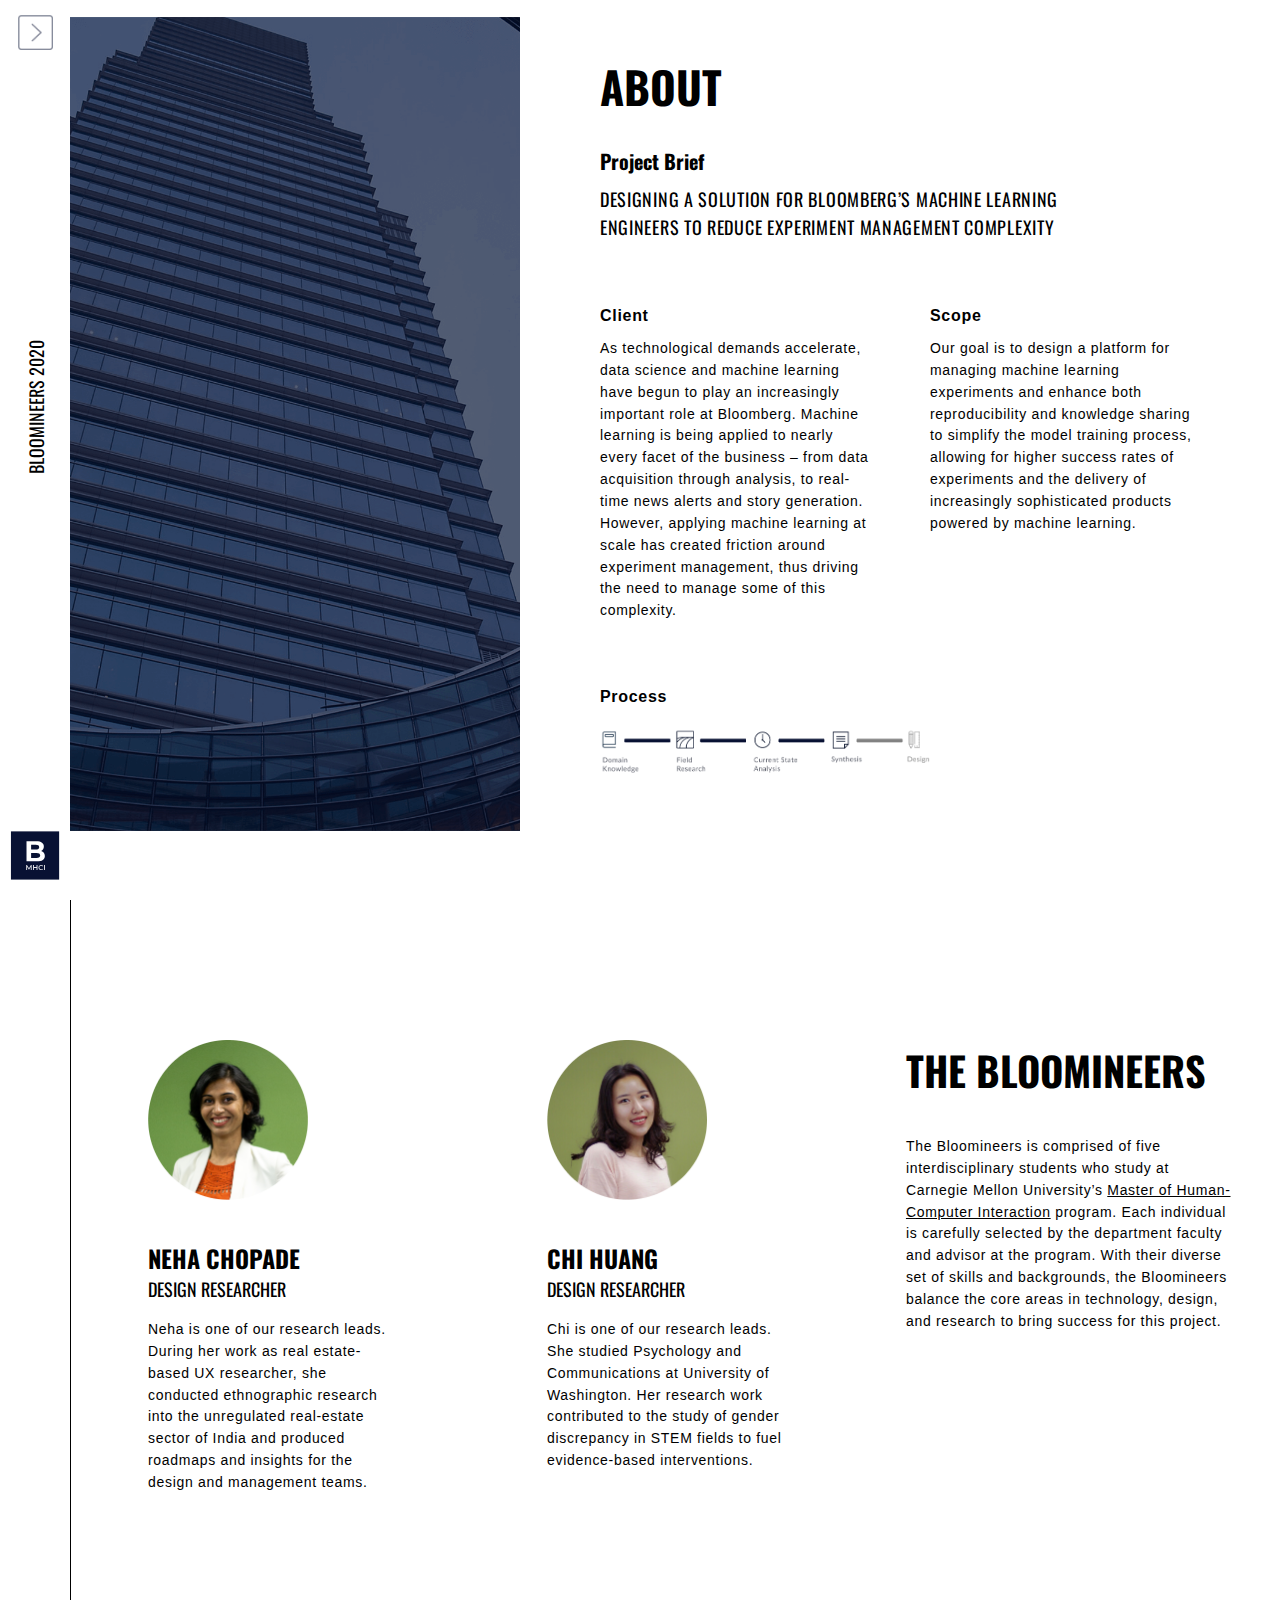
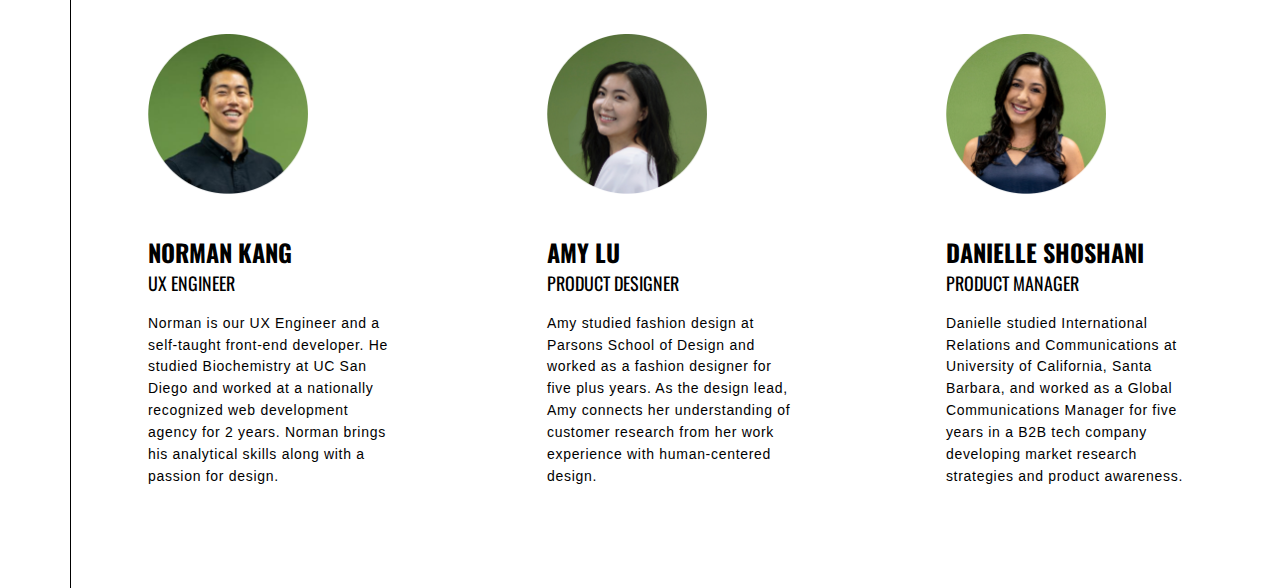
<file: about.html>
<html lang="en">
        <head>
          <meta charset="utf-8">
          <title>Bloomberg MHCI Project - About</title>
          <meta name="description" content="Bloomberg MHCI Project - About">
          <meta name="author" content="Norman">
          <meta name="viewport" content="width=device-width, initial-scale=1">
          <link rel="stylesheet" href="./about.css">
          <link href="https://fonts.googleapis.com/css2?family=Oswald:wght@400;500&display=swap" rel="stylesheet">
          
        </head>
        
        <body>
                <div id="nav-slide">
                        <a class="linky" href="./"><span class="nav-link-1">HOME</span></a>
                        <a class="linky" href="./about"><span class="nav-link-2"><b>ABOUT</b></span></a>
                    <a class="linky" href="./research"><span class="nav-link-2">RESEARCH</span></a>
                    <a class="linky" href="./design"><span class="nav-link-2">DESIGN</span></a>
                    <a class="linky" target="_blank" href="https://medium.com/bloombergmhci2020"><span class="nav-link-2 blog-1">BLOG</span></a>
                </div>
                <div class="nav-left">
                    <!-- <a href="./"><img class="logo" src="./images/logo.svg"></a> -->
                    <img id="arrow" class="arrow" onclick="combine()" src="./images/arrow.png">
                    <img id="arrowup" class="arrowup" onclick="combineMobile()" src="./images/arrow-up.png">
                    <span class="bloomineers">BLOOMINEERS 2020</span>
                    <a href="./"><img class="logo" src="./images/logo.svg"></a>
                </div>
            <div class="holder"> 


            
            <div class="about-top">
                    <div class="about-start">
                            
                    </div>
                    <div class="about-start-2">
                            <span class="about-header">ABOUT</span>
                            <span class="about-sub">Project Brief</span>
                            <span class="about-sub-2 switch-3">DESIGNING A SOLUTION FOR BLOOMBERG’S  MACHINE LEARNING<br>ENGINEERS TO REDUCE EXPERIMENT MANAGEMENT COMPLEXITY</span>
                            <span class="about-sub-2 switch-4">DESIGNING A SOLUTION FOR BLOOMBERG’S  MACHINE LEARNING ENGINEERS TO REDUCE EXPERIMENT MANAGEMENT COMPLEXITY</span>
                        <div class="about-flex m7">
                            <div class="about-split endy">
                                <span class="about-text-b">Client</span>
                                <span class="about-text">As technological demands accelerate, data science and machine learning have begun to play an increasingly important role at Bloomberg. Machine learning is being applied to nearly every facet of the business – from data acquisition through analysis, to real-time news alerts and story generation. However, applying machine learning at scale has created friction around experiment management, thus driving the need to manage some of this complexity.</span>
                            </div>
                            <div class="about-split">
                                    <span class="about-text-b">Scope</span>
                                    <span class="about-text">Our goal is to design a platform for managing machine learning experiments and enhance both reproducibility and knowledge sharing to simplify the model training process, allowing for higher success rates of experiments and the delivery of increasingly sophisticated products powered by machine learning.</span>
                                </div>
                        </div>
                        <span class="about-text-b mb2 m7">Process</span>
                        <img class="img1" src="./images/processtimeline.png">
                    </div>
            </div>
            

                <!-- <div class="about-start">
                    <span class="about-header">THE BLOOMINEERS</span>
                    <span class="about-text">The team is comprised of five interdisciplinary members who come from a diverse set of backgrounds and skills. The team is carefully selected by the department faculty and advisor at Carnegie Mellon University. Together, each with their unique set of skills, the Bloomineers balance the core areas in technology, design, and research to bring success for this project.</span>
            </div>

            <div class="individuals sm">
                <img class="profile-pic" src="./images/neha.png">
                <span class="prof-header">NEHA CHOPADE</span>
                <span class="prof-sub-header">DESIGN RESEARCHER</span>
                <span class="prof-text">Neha is one of our research leads. During her  work as real estate-based UX researcher, she conducted ethnographic research into the unregulated real-estate sector of India and produced roadmaps and insights for the design and management teams.</span>
            </div>
            <div class="individuals-2 sm">
                    <img class="profile-pic" src="./images/chi.png">
                    <span class="prof-header">CHI HUANG</span>
                    <span class="prof-sub-header">DESIGN RESEARCHER</span>
                    <span class="prof-text">Chi is one of our research leads. She studied Psychology and Communications at University of Washington. Her research work contributed to the study of gender discrepancy in STEM fields to fuel evidence-based interventions.</span>
                </div>
                <div class="individuals-2 sm">
                        <img class="profile-pic" src="./images/nk.png">
                        <span class="prof-header">NORMAN KANG</span>
                        <span class="prof-sub-header">UX ENGINEER</span>
                        <span class="prof-text">Norman is our UX Engineer and a self-taught front-end developer. He studied Biochemistry at UC San Diego and worked at a nationally recognized web development agency for 2 years. Norman brings his analytical skills along with a passion for design.</span>
                    </div>
                    <div class="individuals-2 sm">
                            <img class="profile-pic" src="./images/amy.png">
                            <span class="prof-header">AMY LU</span>
                            <span class="prof-sub-header">PRODUCT DESIGNER</span>
                            <span class="prof-text">Amy studied fashion design at Parsons School of Design and worked as a fashion designer for five plus years. As the design lead, Amy connects her understanding of customer research from her work experience with human-centered design.</span>
                        </div>
                        <div class="individuals-2 sm end">
                                <img class="profile-pic" src="./images/danielle.png">
                                <span class="prof-header">DANIELLE SHOSHANI</span>
                                <span class="prof-sub-header">PRODUCT MANAGER</span>
                                <span class="prof-text">Danielle studied International Relations and Communications at University of California, Santa Barbara, and worked as a Global Communications Manager for five years in a B2B tech company developing market research strategies and product awareness.</span>
                            </div>

            <div class="prof-holder">
                    <div class="individuals">
                        <img class="profile-pic" src="./images/neha.png">
                        <span class="prof-header">NEHA CHOPADE</span>
                        <span class="prof-sub-header">DESIGN RESEARCHER</span>
                        <span class="prof-text">Neha is one of our research leads. During her  work as real estate-based UX researcher, she conducted ethnographic research into the unregulated real-estate sector of India and produced roadmaps and insights for the design and management teams.</span>
                    </div>
                    <div class="individuals-2">
                            <img class="profile-pic" src="./images/chi.png">
                            <span class="prof-header">CHI HUANG</span>
                            <span class="prof-sub-header">DESIGN RESEARCHER</span>
                            <span class="prof-text">Chi is one of our research leads. She studied Psychology and Communications at University of Washington. Her research work contributed to the study of gender discrepancy in STEM fields to fuel evidence-based interventions.</span>
                        </div>
                        <div class="individuals-2">
                                <img class="profile-pic" src="./images/nk.png">
                                <span class="prof-header">NORMAN KANG</span>
                                <span class="prof-sub-header">UX ENGINEER</span>
                                <span class="prof-text">Norman is our UX Engineer and a self-taught front-end developer. He studied Biochemistry at UC San Diego and worked at a nationally recognized web development agency for 2 years. Norman brings his analytical skills along with a passion for design.</span>
                            </div>
                            <div class="individuals-2">
                                    <img class="profile-pic" src="./images/amy.png">
                                    <span class="prof-header">AMY LU</span>
                                    <span class="prof-sub-header">PRODUCT DESIGNER</span>
                                    <span class="prof-text">Amy studied fashion design at Parsons School of Design and worked as a fashion designer for five plus years. As the design lead, Amy connects her understanding of customer research from her work experience with human-centered design.</span>
                                </div>
                                <div class="individuals-2">
                                        <img class="profile-pic" src="./images/danielle.png">
                                        <span class="prof-header">DANIELLE SHOSHANI</span>
                                        <span class="prof-sub-header">PRODUCT MANAGER</span>
                                        <span class="prof-text">Danielle studied International Relations and Communications at University of California, Santa Barbara, and worked as a Global Communications Manager for five years in a B2B tech company developing market research strategies and product awareness.</span>
                                    </div>
                    </div> -->
                    <!-- <div class="footy"></div> -->
        </div>
        <div class="profile-div">
            <div class="profile-holder">
                <div class="individuals">
                        <img class="profile-pic" src="./images/neha.png">
                        <span class="prof-header">NEHA CHOPADE</span>
                        <span class="prof-sub-header">DESIGN RESEARCHER</span>
                        <span class="prof-text">Neha is one of our research leads. During her  work as real estate-based UX researcher, she conducted ethnographic research into the unregulated real-estate sector of India and produced roadmaps and insights for the design and management teams.</span>
                    </div>
            </div>
            <div class="profile-holder switch-2">
                    <div class="individuals-3">
                            <span class="about-header-2">THE BLOOMINEERS</span>
                            <span class="about-text">The Bloomineers is comprised of five interdisciplinary students who study at Carnegie Mellon University’s <a class="black" href="https://www.hcii.cmu.edu/academics/mhci" target="_blank">Master of Human-Computer Interaction</a> program. Each individual is carefully selected by the department faculty and advisor at the program. With their diverse set of skills and backgrounds, the Bloomineers balance the core areas in technology, design, and research to bring success for this project.</span>
                        </div>
        </div>
            <div class="profile-holder">
                    <div class="individuals-2">
                            <img class="profile-pic" src="./images/chi.png">
                            <span class="prof-header">CHI HUANG</span>
                            <span class="prof-sub-header">DESIGN RESEARCHER</span>
                            <span class="prof-text">Chi is one of our research leads. She studied Psychology and Communications at University of Washington. Her research work contributed to the study of gender discrepancy in STEM fields to fuel evidence-based interventions.</span>
                        </div>
            </div>
            <div class="profile-holder switch-1">
                        <div class="individuals-3">
                                <span class="about-header-2">THE BLOOMINEERS</span>
                                <span class="about-text">The Bloomineers is comprised of five interdisciplinary students who study at Carnegie Mellon University’s <a class="black" href="https://www.hcii.cmu.edu/academics/mhci" target="_blank">Master of Human-Computer Interaction</a> program. Each individual is carefully selected by the department faculty and advisor at the program. With their diverse set of skills and backgrounds, the Bloomineers balance the core areas in technology, design, and research to bring success for this project.</span>
                            </div>
            </div>
            <div class="profile-holder">
                        <div class="individuals-2">
                                <img class="profile-pic" src="./images/nk.png">
                                <span class="prof-header">NORMAN KANG</span>
                                <span class="prof-sub-header">UX ENGINEER</span>
                                <span class="prof-text">Norman is our UX Engineer and a self-taught front-end developer. He studied Biochemistry at UC San Diego and worked at a nationally recognized web development agency for 2 years. Norman brings his analytical skills along with a passion for design.</span>
                            </div>
            </div>
            <div class="profile-holder">
                            <div class="individuals-2">
                                    <img class="profile-pic" src="./images/amy.png">
                                    <span class="prof-header">AMY LU</span>
                                    <span class="prof-sub-header">PRODUCT DESIGNER</span>
                                    <span class="prof-text">Amy studied fashion design at Parsons School of Design and worked as a fashion designer for five plus years. As the design lead, Amy connects her understanding of customer research from her work experience with human-centered design.</span>
                                </div>
            </div>
            <div class="profile-holder">
                                <div class="individuals-2">
                                        <img class="profile-pic" src="./images/danielle.png">
                                        <span class="prof-header">DANIELLE SHOSHANI</span>
                                        <span class="prof-sub-header">PRODUCT MANAGER</span>
                                        <span class="prof-text">Danielle studied International Relations and Communications at University of California, Santa Barbara, and worked as a Global Communications Manager for five years in a B2B tech company developing market research strategies and product awareness.</span>
                                    </div>
            </div>
        </div>
    
            <script src="./scripts.js"></script>
        </body>
        </html>
</file>
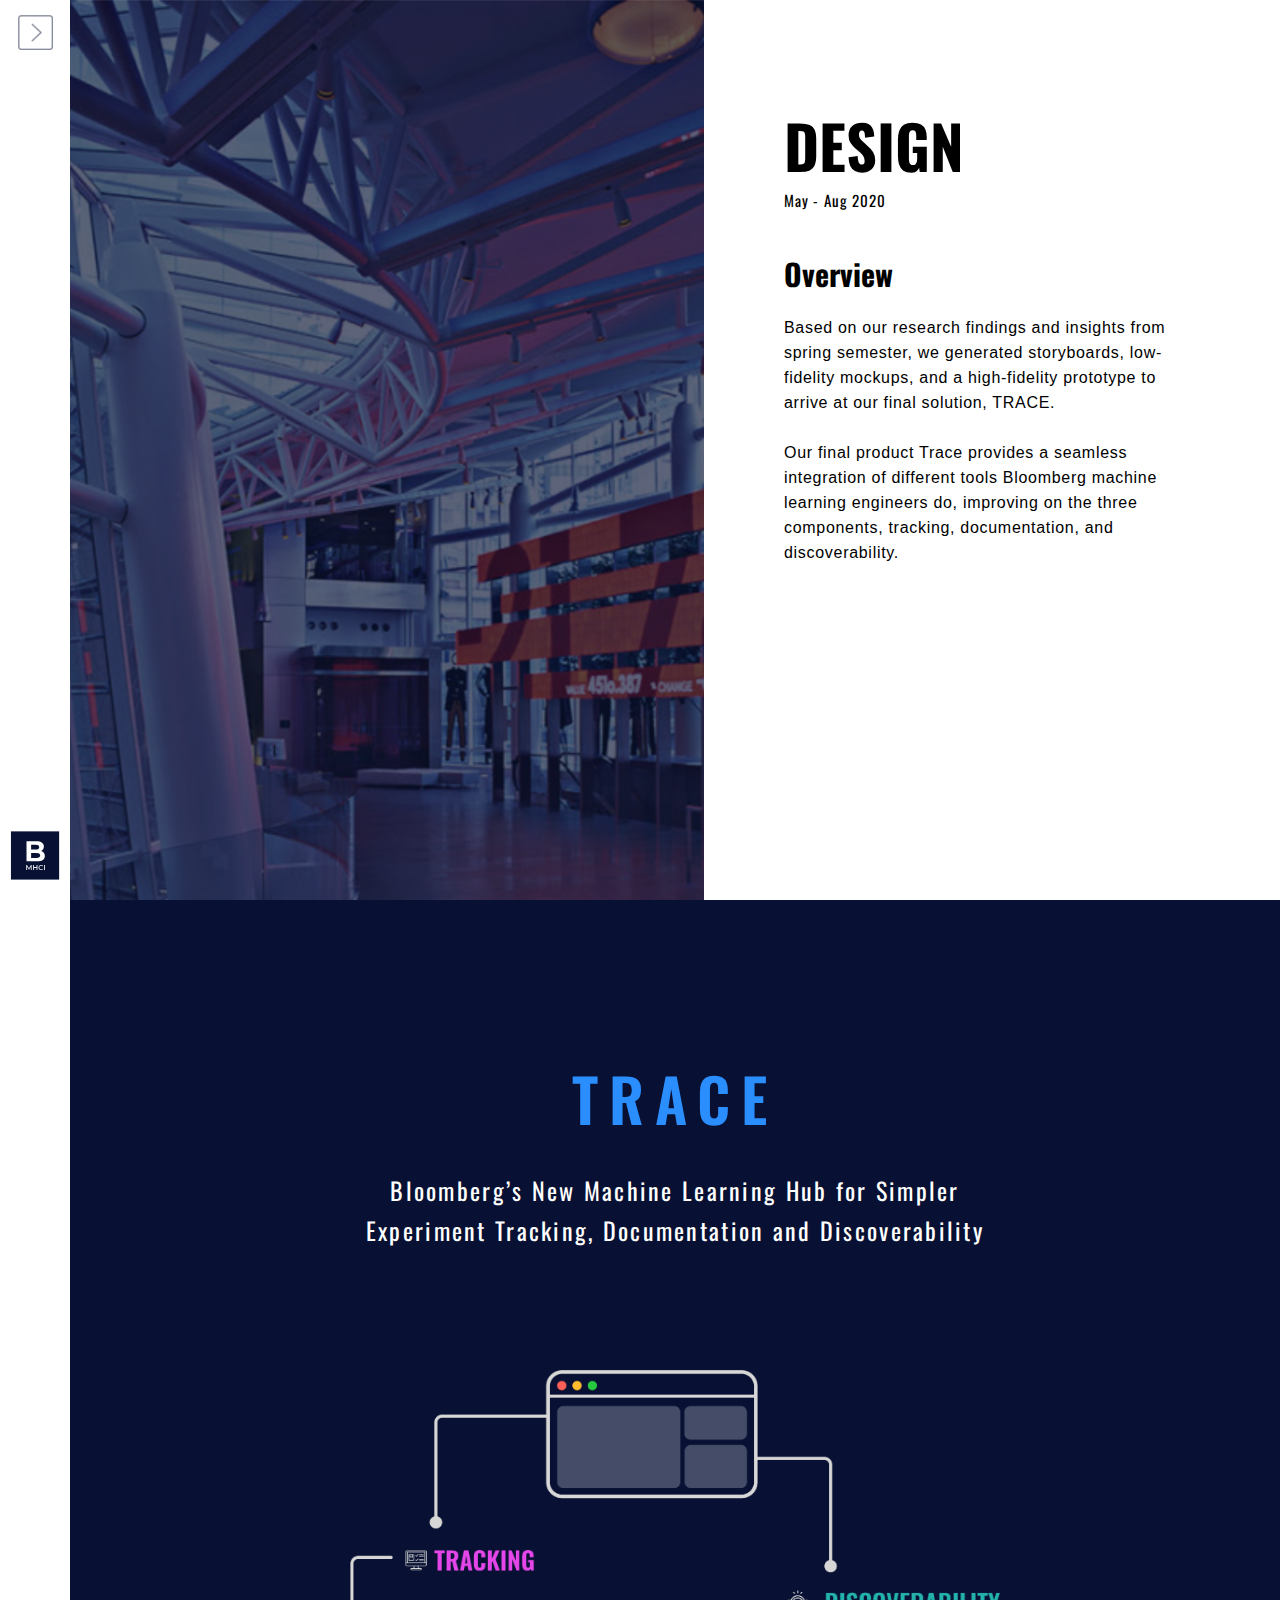
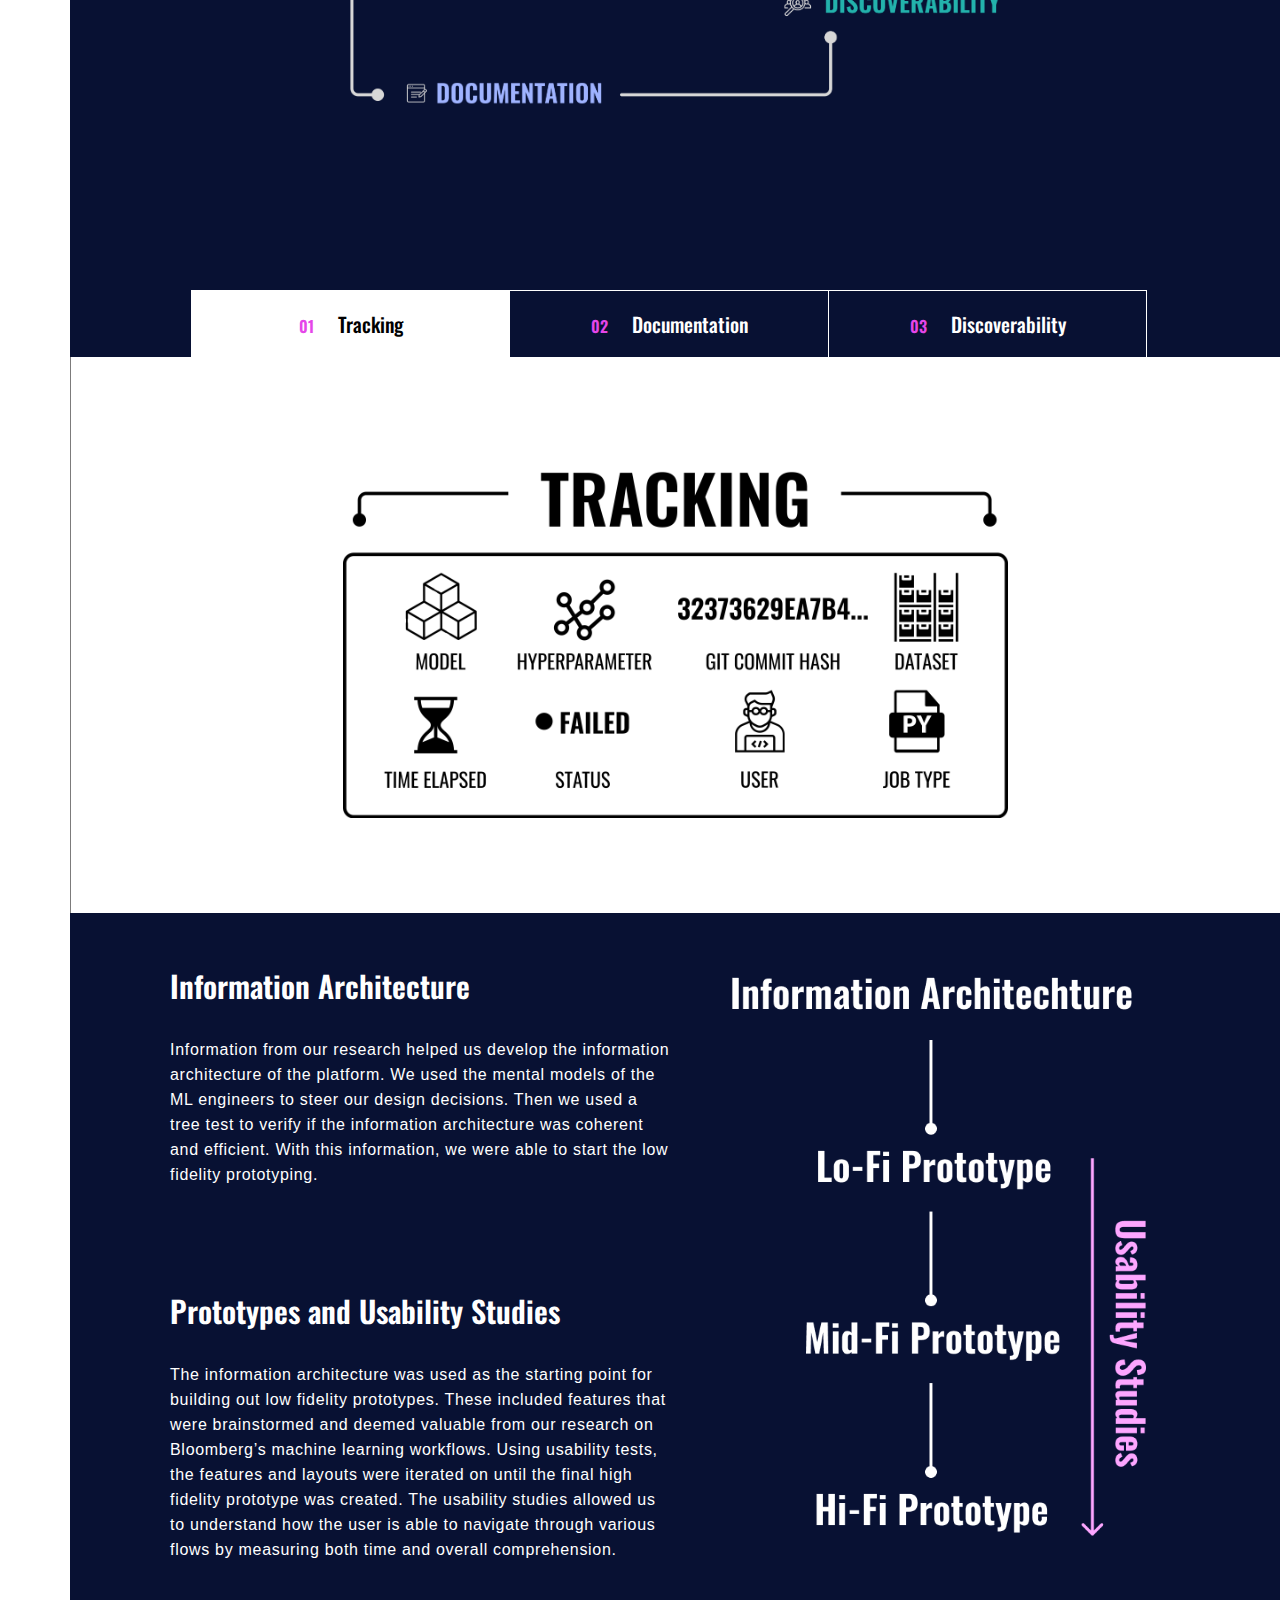
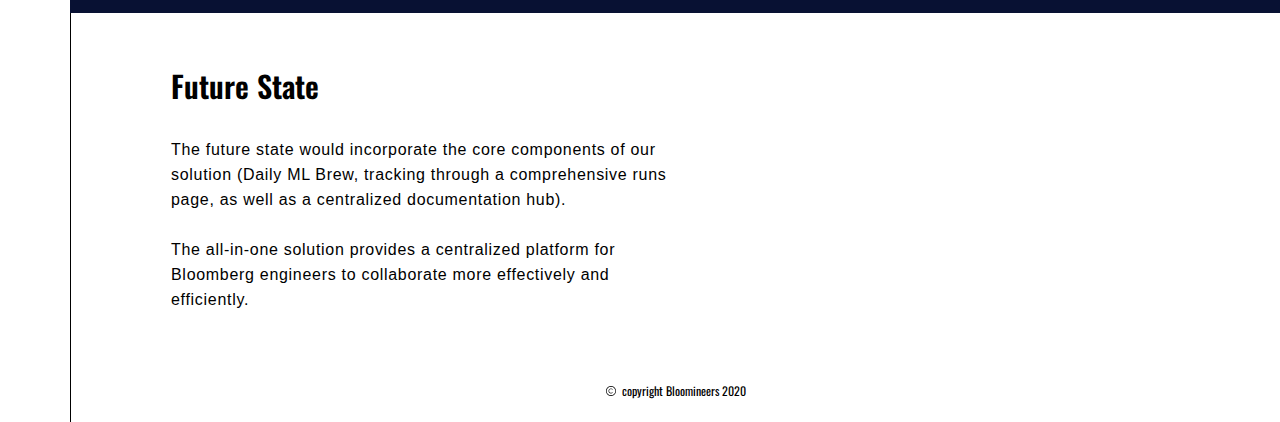
<file: design.html>
<html lang="en">
        <head>
          <meta charset="utf-8">
          <title>Bloomberg MHCI Project - Design</title>
          <meta name="description" content="Bloomberg MHCI Project - Design">
          <meta name="author" content="Norman">
          <meta name="viewport" content="width=device-width, initial-scale=1">
          <link rel="stylesheet" href="./design.css">
          <link href="https://fonts.googleapis.com/css2?family=Oswald:wght@400;500&display=swap" rel="stylesheet">
        </head>
        
        <body>
            <div class="holder"> 
                <div id="nav-slide">
                    <a class="linky" href="./"><span class="nav-link-1">HOME</span></a>
                    <a class="linky" href="./about"><span class="nav-link-2">ABOUT</span></a>
                    <a class="linky" href="./research"><span class="nav-link-2">RESEARCH</span></a>
                    <a class="linky" href="./design"><span class="nav-link-2"><b>DESIGN</b></span></a>
                    <a class="linky" target="_blank" href="https://medium.com/bloombergmhci2020"><span class="nav-link-2 blog-1">BLOG</span></a>
                </div>
                <div class="nav-left">
                    <!-- <a href="./"><img class="logo" src="./images/logo.svg"></a> -->
                    <img id="arrow" class="arrow" onclick="combine()" src="./images/arrow.png">
                    <img id="arrowup" class="arrowup" onclick="combineMobile()" src="./images/arrow-up.png">
                    <a href="./"><img class="logo" src="./images/logo.svg"></a>
                </div>
                <div class="des-start">
                </div>
                <div class="des-start2">
                    <span class="des-header">DESIGN</span>
                    
                    <span class="dates">May - Aug 2020</span>
                    <span class="des-subheader2">Overview</span>
                    <div class="des-text-div">
                        <span class="des-text">
                            Based on our research findings and insights from spring semester, we generated storyboards, low-fidelity mockups, and a high-fidelity prototype to arrive at our final solution, TRACE.<br/><br/>Our final product Trace provides a seamless integration of different tools Bloomberg machine learning engineers do, improving on the three components, tracking, documentation, and discoverability. 
                        </span>
                    </div>
                </div>
        </div>
        <div class="holder-r">
        <div class="research-1">
        </div>
        <div class="colorblue">
<p class="trace">TRACE</p>
<p class="trace-2">Bloomberg’s New Machine Learning Hub for Simpler Experiment Tracking, Documentation and Discoverability</p>
<img class="trace-img" src="./images/trace-dark.png" />
        </div>
        <div id="domain" class="research-2">
            <div class="hider">
            <div class="tab-bar">
                <button class="sub-tab tablink active" onclick="openCity(event,'London')"><span class="tab-text">01</span><span class="tab-text-2">Tracking</span></button>
                <button class="sub-tab shift-tab tablink" onclick="openCity(event,'Paris')"><span class="tab-text">02</span><span class="tab-text-2">Documentation</span></button>
                <button class="sub-tab shift-tab tablink" onclick="openCity(event,'Tokyo')"><span class="tab-text">03</span><span class="tab-text-2">Discoverability</span></button>
              </div>
            <div class="tab-box tabby" id="London">
                    <img src="./images/finaltracking.png" class="trace-img-2" />
              </div>
              
              <div class="tab-box tabby" id="Paris" style="display:none">
                <img src="./images/finaldoc.png" class="trace-img-2" />
              </div>
              
              <div class="tab-box tabby" id="Tokyo" style="display:none">
                <img src="./images/finaldis.png" class="trace-img-2" />
              </div>
        </div>
    </div>
    




    <div class="blank-bar research-1">
        <div class="sub-r-1">
                <span class="sub-r-header-4 header-change white">Information Architecture</span>
                <span class="sub-r-text header-change white">Information from our research helped us develop the information architecture of the platform. We used the mental models of the ML engineers to steer our design decisions. Then we used a tree test to verify if the information architecture was coherent and efficient. With this information, we were able to start the low fidelity prototyping.</span>
                <span class="sub-r-header-4 header-change white">Prototypes and Usability Studies</span>
                <span class="sub-r-text header-change white">The information architecture was used as the starting point for building out low fidelity prototypes. These included features that were brainstormed and deemed valuable from our research on Bloomberg’s machine learning workflows. Using usability tests, the features and layouts were iterated on until the final high fidelity prototype was created. The usability studies allowed us to understand how the user is able to navigate through various flows by measuring both time and overall comprehension.</span>
        </div>
        <div class="sub-r-2">
                <img class="quotey" src="./images/usability.png">
                <!-- <span class="quote">&nbsp&nbspBut the fact that some geniuses were laughed at does&nbsp&nbsp <br> &nbsp&nbspnot imply that all who are laughed at are geniuses.&nbsp&nbsp</span> -->
            </div>
        
    </div>
        <div class="blank-bar-1">
            <span class="sub-r-header-4 header-change">Future State</span>
            <span class="sub-r-text header-change">The future state would incorporate the core components of our solution (Daily ML Brew, tracking through a comprehensive runs page, as well as a centralized documentation hub).<br/><br/>The all-in-one solution provides a centralized platform for Bloomberg engineers to collaborate more effectively and efficiently.
                </span>
        </div>
        <div class="footer">
            <img class="copyright" src="./images/copyright.svg"><span class="footer-text">copyright Bloomineers 2020</span>
        </div>
    </div>
    
            <script src="./design-script.js"></script>
        </body>
        </html>
</file>
<file: about.css>
body {
    margin: 0; 
    overflow-y:scroll;
    height: 100%;
    /* background-color:black; */
 }
 .nav-left {
     width: 70px;
     min-width: 70px;
     height:100%;
     z-index: 2;
     background-color: white;
     position: fixed;
 }
 #nav-slide {
     width: 0;
     height:100%;
     position: fixed;
     background-color: white;
     top: 0; /* Stay at the top */
     left: 0;
     z-index: 2;
     overflow-x: hidden;
     transition: 0.5s;
     opacity: 0.97;
 }
 .nav-link-1 {
     margin-left: 116px;
     margin-top: 33px;
     display: block;
     font-family: 'Oswald', sans-serif;
     font-size:28px;
 }
 .nav-link-2 {
     margin-left: 116px;
     margin-top: 25px;
     display: block;
     font-family: 'Oswald', sans-serif;
     font-size:28px;
 }
 .arrow {
    width: 35px;
    margin: 0 auto;
    display: block;
    transform: rotate(180deg);
    transition: 0.5s;
    margin-top: 15px;
    margin-left: 17.5px;
}
.arrowup {
    display: none;
}
.logo {
    width:50px;
    /* margin-left:10px;
    margin-top:15px; */
    margin-top:15px;
    position: fixed;
    margin-left: 10px;
    bottom: 20px;
}
 .main-slot {
     background-color: blue;
     width: 45%;
     margin-left: 70px;
 }
 .sub-slot {
     background-color: #C2ADDC;
     width: 19%;
     min-width: 280px;
     height: 100%;
 }
 
 .sub-slot2 {
     background-color: #05867D;
     width: 19%;
     min-width: 280px;
     height: 100%;
 }
 .sub-slot3 {
     background-color: #081133;
     width: 19%;
     min-width: 280px;
     height: 100%;
 }
 .holder {
     display: flex;
     height: 100%;
 }
 
 /* HEADERS */
 
 .header-1 {
     font-family: 'Oswald', sans-serif;
     color: white;
     font-weight: 500;
     font-size: 55px;
     margin-left: 70px;
     display: block;
     margin-top: 38vh;
     position: relative;
 }
 .subheader-1 {
     font-family: 'Oswald', sans-serif;    
     color: white;
     display: block;
     margin-left: 70px;
     width:330px;
     font-size:28px;
 }
 
 /* BUTTONS */
 .abt-button {
     border:1px solid white;
     background-color: transparent;
     color:white;
     font-size: 18px;
     font-family: 'Oswald', sans-serif;  
     padding-left:50px;
     padding-right:50px;
     padding-top:14px;
     padding-bottom:14px;
     margin-top:39px;
     margin-left:70px;
 }
 
 .link1 {
     text-decoration: none;
     color: black;
 }
 .link2 {
     text-decoration: none;
     color: white;
 }
 
 /* SLOTS */
 
 .sub-slot-header {
     margin-left:19px;
     font-family: 'Oswald', sans-serif;
     font-weight: 600;
     font-size:36px;
     display: block;
     padding-top:72vh;
     transition: padding-top ease 0.5s;
     pointer-events: none;
 }
 .sub-slot-sub-header {
     font-family: 'Oswald', sans-serif;
     margin-left:19px;
     font-size:28px;
     display: block;
     pointer-events: none;
 }
 .sub-slot-2-header {
     margin-left:19px;
     font-family: 'Oswald', sans-serif;
     font-weight: 600;
     font-size:36px;
     display: block;
     padding-top:6vh;
     transition: padding-top ease 0.5s;
     color:white;
 }
 .sub-slot-2-sub-header {
     font-family: 'Oswald', sans-serif;
     margin-left:19px;
     font-size:28px;
     display: block;
     color:white;
     pointer-events: none;
 }
 .sub-slot-3-header {
     margin-left:19px;
     font-family: 'Oswald', sans-serif;
     font-weight: 600;
     font-size:36px;
     display: block;
     padding-top:72vh;
     transition: padding-top ease 0.5s;
     pointer-events: none;
     color:white;
 }
 .sub-slot-3-sub-header {
     font-family: 'Oswald', sans-serif;
     margin-left:19px;
     font-size:28px;
     display: block;
     color:white;
     pointer-events: none;
 }
 .linky {
    text-decoration: none;
    color: black;
 }
 
 /* 1024 786 */
 
 /* On screens that are 992px or less, set the background color to blue */
 @media screen and (max-width: 1200px) {
 /* HEADERS */
 
 .header-1 {
     font-family: 'Oswald', sans-serif;
     color: white;
     font-size: 45px;
     margin-left: 40px;
     margin-top: 38vh;
 }
 .subheader-1 {
     font-family: 'Oswald', sans-serif;    
     color: white;
     margin-left: 40px;
     width:330px;
     font-size:24px;
 }
 
 /* BUTTONS */
 .abt-button {
     border:1px solid white;
     background-color: transparent;
     color:white;
     font-size: 18px;
     font-family: 'Oswald', sans-serif;  
     margin-top:39px;
     margin-left:40px;
 }
 .main-slot {
     min-width: 390px;
 }
   }


 
   @media screen and (max-width: 600px) {
     .nav-left {
         width: 100%;
         height: 65px;
         position: fixed;
     }
     .arrow {
         display: none;
     }
     .arrowup {
        width: 35px;
        margin: 0 auto;
        display: block;
        transform: rotate(180deg);
        transition: 0.5s;
        margin-top: 15px;
        float: right;
        margin-right: 10px;
}
.logo {
    width: 50px;
    margin-left: 10px;
    margin-top: 7.5px;
    margin-right: 10px;
    position: inherit;
}
     #nav-slide {
         width:100%;
         height:0;
         margin-top:65px;
     }
     .holder {
         flex-direction: column;
     }
     .main-slot {
         width:100%;
         margin-left: 0px;
     }
     .header-1 {
         font-size:55px;
         margin-top:250px;
     }
     .subheader-1 {
         font-size:28px;
     }
     .abt-button {
         margin-bottom: 140px
     }
     .sub-slot, .sub-slot2, .sub-slot3 {
         width:100%;
     }
     .sub-slot-header {
         padding-top: 50px;
     }
     .sub-slot-sub-header {
         padding-bottom:35px;
     }
     .sub-slot-2-header {
         padding-top: 50px;
     }
     .sub-slot-2-sub-header {
         padding-bottom:35px;
     }
     .sub-slot-3-header {
         padding-top: 50px;
     }
     .sub-slot-3-sub-header {
         padding-bottom:35px;
     }
     .nav-link-1 {
         margin-left:34px;
     }
     .nav-link-2 {
         margin-left:34px;
     }
     .blog-1 {
         margin-bottom: 42px;
     }
   }
 
 
 /* about PAGE */
 
 .about-top {
     height: 100vh;
     display: flex;
     width: 100%;
     margin-left: 70px;
 }
 .switch-2 {
     display: none;
 }

 .black {
     color: black;
 }
.profile-div {
    margin-left: 70px;
    /* width: calc(100% - 70px); */
    display: flex;
    flex-wrap: wrap;
    border-left: 1px solid black;
    padding-bottom: 100px;
}
.profile-holder {
    width: 33%;
}
.about-start {
    width: 450px;
    height: 100%;
    background-image: url(./images/home-splash.png);
    min-width: 450px;
    background-repeat: no-repeat;
    background-position: 40% 20%;
    background-size: 310%;
}
.about-start-2 {
    width: 100%;
    padding-left: 80px;
    padding-right: 80px;
    padding-top: 6vh;
}
.about-header {
    color: black;
    font-size: 44px;
    font-weight: 700;
    font-family: 'Oswald', sans-serif;  
    display: block;
    margin: 0 auto;
}
.about-header-2 {
    color: black;
    font-size: 40px;
    font-weight: 700;
    font-family: 'Oswald', sans-serif;  
    display: block;
    margin: 0 auto;
    margin-bottom: 4vh;
}
.about-sub {
    color: black;
    font-size: 20px;
    font-weight: 700;
    font-family: 'Oswald', sans-serif; 
    margin-top: 3vh;
    display: block;
}
.about-sub-2 {
    font-family: 'Oswald', sans-serif; 
    color: black;
    font-size: 18px;
    line-height: 156%;
    letter-spacing: 0.7;
    margin-top: 1vh;
    display: block;
}
.about-flex {
    display: flex;
    justify-content: space-between;
}
.about-split {
    width: 45%;
}
.about-text {
    color: black;
    font-size: 14px;
    font-family: 'Lato', sans-serif;  
    line-height: 156%;
    letter-spacing: 0.7;
    display: block;
    margin: 0 auto;
    margin-top: 1vh;
}
.about-text-b {
    color: black;
    font-size: 16px;
    font-weight: bold;
    font-family: 'Lato', sans-serif;  
    line-height: 156%;
    letter-spacing: 0.7;
    display: block;
    margin: 0 auto;
}
.m7 {
    margin-top: 7vh;    
}
.mb2 {
    margin-bottom: 2vh;
}
.img1 {
    width: 55%;
}
.individuals {
    width: 245px;
    margin-left: auto;
    margin-right: auto;
    margin-top: 140px;
}
.individuals-2 {
    width: 245px;
    margin-left: auto;
    margin-right: auto;
    margin-top: 140px;
}
.individuals-3 {
    width: 325px;
    margin-left: auto;
    margin-right: auto;
    margin-top: 140px;
}
.profile-pic {
    width:160px;
    margin-bottom: 40px;
}
.prof-header {
    display: block;
    font-weight: 700;
    font-family: 'Oswald', sans-serif;  
    font-size:24px;

}
.prof-sub-header {
    font-family: 'Oswald', sans-serif;  
    display: block;
    font-size: 18px;
    margin-bottom: 17px;
}
.prof-text {
    font-size: 14px;
    font-family: 'Lato', sans-serif;
    line-height: 156%;
    letter-spacing: 0.7;
    min-width: 245px;
    display: block;
}
.prof-holder {
    display: none;
}
.nav-left {

}
.end  {
    padding-right: 40px;
}
#nav-slide {
    border-right: 1px solid #7C7B7B;
}
.bloomineers {
    font-family: 'Oswald', sans-serif;
    font-size: 18px;
    transform: rotate(270deg);
    display: block;
    width: 137px;
    margin-top: 38vh;
    margin-left: -33px;
}
.switch-4 {
    display: none;
}
@media screen and (max-width: 1270px) {
    .m7 {
        margin-top:6vh;
    }
}
@media screen and (max-width: 1220px) {
    .m7 {
        margin-top: 4vh;
    }
}
@media screen and (max-width: 1190px) {
    .holder {
        display: block;
        height: auto;
    }
    .about-top {
        display: block;
        height: auto;
    }
    .about-start {
    background-image: url(./images/home-splash.png);
    background-repeat: no-repeat;
    background-position: 50% 0%;
    background-size: 120%;
    width: auto;
    height: 300px;
    }
    .about-start-2 {
        width: auto;
        border-left:1px solid black;
    }
    .about-top {
        width:auto;
    }
}

@media screen and (max-width: 1110px) {
    .profile-holder {
        width: 50%;
    }
    .switch-1 {
        display: none;
    }
    .switch-2 {
        display: flex;
        align-items: center;
    }
}

@media screen and (max-width: 975px) {
    /* .about-start {
     width: 100%;
     height: auto;
     margin-left: 0px;
    }
    .holder {
        display: block;
    }
    .about-header {
        margin-top:0px;
        padding-top: 80px;
        padding-left: 70px;
    }
    .about-text {
        padding-left: 70px;
        width: 70%;
        padding-bottom: 50px;
    }
    .sm {
        display: none;
    }
    .prof-holder {
        display: flex;
        flex-wrap: wrap;
        margin-left: 70px;
        border-left: 1px solid #7C7B7B; 
        justify-content: space-around;
    }
    .individuals {
        margin-top: 70px;
        margin-left: 40px;
        margin-right: 40px;
    }
    .individuals-2 {
        margin-top: 70px;
        margin-right: 40px;
        margin-left: 40px;
    }
    .footy {
        width: 20px;
        display: block;
        height: 80px;
        border-left: 1px solid #7C7B7B;
        margin-left: 70px;
    } */
}
@media screen and (max-width: 800px) {
    .img1 {
        width:100%;
    }
    .switch-4 {
        display: block;
    }
    .switch-3 {
        display: none;
    }
    .profile-holder {
        width: 100%;
    }
}
@media screen and (max-width: 600px) {
    .bloomineers {
        display: none;
    }
    #nav-slide {
        border-right: none;
        border-bottom: 1px solid #7C7B7B;
    }
    .nav-left {
        border-right: none;

    }
    .about-start {
        min-width: 0px;
        margin-left: 0;
    }
    .about-top {
        margin-left: 0;
    }
    .about-start-2 {
        padding-left: 40px;
        padding-right: 40px;
        border-left: none;
    }
    .profile-div {
        margin-left: 0;
        border-left: none;
    }
}

@media screen and (max-width: 500px) {
    .about-flex {
        display: block;
    }
    .about-split {
        width: 100%;
    }
    .endy {
        margin-bottom: 40px;
    }
    .about-start {
        background-size: 310%;
    }
    .individuals-3, .individuals, .individuals-2 {
        margin-top: 90px;
    }
}
</file>
<file: design.css>
body {
    margin: 0; 
    overflow-y:scroll;
    height: 100%;
    /* background-color:black; */
 }
 .nav-left {
     width: 70px;
     min-width: 70px;
     height:100%;
     z-index: 2;
     background-color: white;
     position: fixed;
 }
 #nav-slide {
     width: 0;
     height:100%;
     position: fixed;
     background-color: white;
     top: 0; /* Stay at the top */
     left: 0;
     z-index: 2;
     overflow-x: hidden;
     transition: 0.5s;
     opacity: 0.97;
 }
 .nav-link-1 {
     margin-left: 116px;
     margin-top: 33px;
     display: block;
     font-family: 'Oswald', sans-serif;
     font-size:28px;
 }
 .nav-link-2 {
     margin-left: 116px;
     margin-top: 25px;
     display: block;
     font-family: 'Oswald', sans-serif;
     font-size:28px;
 }
 .arrow {
    width: 35px;
    margin: 0 auto;
    display: block;
    transform: rotate(180deg);
    transition: 0.5s;
    margin-top: 15px;
    margin-left: 17.5px;
    cursor: pointer;
}
.arrowup {
    display: none;
}
.logo {
    width:50px;
    /* margin-left:10px;
    margin-top:15px; */
    margin-top:15px;
    position: fixed;
    margin-left: 10px;
    bottom: 20px;
}
 .holder {
     display: flex;
     height: 100%;
 }
 .link1 {
     text-decoration: none;
     color: black;
 }
 .link2 {
     text-decoration: none;
     color: white;
 }
 .linky {
    text-decoration: none;
    color: black;
 }
 .des-start {
     width:55%;
     background-image: url("./images/design-splash2.svg");
    background-repeat: none;
    }
 .des-start2 {
     width:45%;
     
 }
 .des-header {
    font-family: 'Oswald', sans-serif;
    font-weight: 700;
    font-size:60px;
    margin-top: 100px;
    display: block;
    margin-left: 80px;
 }
.des-subheader {
    display: block;
    margin-left: 80px;
    margin-right: 80px;
    margin-top: 10px;
    font-family: 'Lato', sans-serif;
    font-size: 30px;
    line-height: 128%;
    font-weight: 300;
}
.des-subheader2 {
    font-family: 'Oswald', sans-serif;
    font-weight: 700;
    font-size:30px;
    margin-left: 80px;
    margin-top: 40px;
    display: block;
    margin-bottom: 20px;
}
.des-text {
    font-family: 'Lato', sans-serif;
    font-size: 16px;
    line-height: 156%;
    letter-spacing: 0.7;
    display: block;
}
.des-text-div {
    margin-left: 80px;
    margin-right: 80px;
}
.bloomineers {
    font-family: 'Oswald', sans-serif;
    font-size: 18px;
    transform: rotate(270deg);
    display: block;
    width: 137px;
    margin-top: 38vh;
    margin-left: -33px;
}
.dates {
    font-family: 'Oswald', sans-serif; 
    font-weight: 400;
    font-size: 15px;
    color:black;
    margin-left: 80px;
    letter-spacing: 1.1;
    display: block;
}

 @media screen and (max-width: 1200px) {
 
   }

   @media screen and (max-width: 880px) {
    .holder {
        display: block;
    }
    .des-start {
        width: 100%;
        height:300px;
    }
    .des-start2 {
        border-left: 1px solid #7C7B7B;
        margin-left: 70px;
        width:auto;
    }
    .des-header {
        margin-top:0;
        padding-top:30px;
    }
    .des-text-div {
        padding-bottom: 50px;
    }

    }


 
   @media screen and (max-width: 600px) {
    .bloomineers {
        display: none;
    }
     .nav-left {
         width: 100%;
         height: 65px;
         position: fixed;
     }
     .arrow {
         display: none;
     }
     .arrowup {
        width: 35px;
        margin: 0 auto;
        display: block;
        transform: rotate(180deg);
        transition: 0.5s;
        margin-top: 15px;
        float: right;
        margin-right: 10px;
}
.logo {
    width: 50px;
    margin-left: 10px;
    margin-top: 7.5px;
    margin-right: 10px;
    position: inherit;
}
     #nav-slide {
         width:100%;
         height:0;
         margin-top:65px;
     }
    .des-start2 {
        border-left: none;
        margin-left: 0;
    }
    .des-header {
        margin-left: 50px;
    }
    .des-subheader {
        margin-left: 50px;
        margin-right: 50px;
    }
    .des-subheader2 {
        margin-left: 50px;
        margin-right: 50px;
    }
    .des-text-div {
        margin-left: 50px;
        margin-right: 50px;
    }
   }
 
 

.end  {
    padding-right: 40px;
}
#nav-slide {
    border-right: 1px solid #7C7B7B;
}

@media screen and (max-width: 975px) {

}
@media screen and (max-width: 600px) {
    #nav-slide {
        border-right: none;
        border-bottom: 1px solid #7C7B7B;
    }
    .nav-left {
        border-right: none;

    }
    
}

@media screen and (max-width: 460px) {

}

body {
    margin: 0; 
    overflow-y:scroll;
    height: 100%;
    /* background-color:black; */
 }
 .nav-left {
     width: 70px;
     min-width: 70px;
     height:100%;
     z-index: 2;
     background-color: white;
     position: fixed;
 }
 #nav-slide {
     width: 0;
     height:100%;
     position: fixed;
     background-color: white;
     top: 0; /* Stay at the top */
     left: 0;
     z-index: 2;
     overflow-x: hidden;
     transition: 0.5s;
     opacity: 0.97;
 }
 .nav-link-1 {
     margin-left: 116px;
     margin-top: 33px;
     display: block;
     font-family: 'Oswald', sans-serif;
     font-size:28px;
 }
 .nav-link-2 {
     margin-left: 116px;
     margin-top: 25px;
     display: block;
     font-family: 'Oswald', sans-serif;
     font-size:28px;
 }
 .nav-link-3 {
    margin-left: 146px;
    margin-top: 20px;
    display: block;
    font-family: 'Oswald', sans-serif;
    font-size: 20px;
    width:224px;
}
.top-change {
    margin-top:15px;
}
.arrow {
    width: 35px;
    margin: 0 auto;
    display: block;
    transform: rotate(180deg);
    transition: 0.5s;
    margin-top: 15px;
    margin-left: 17.5px;
}
.arrowup {
    display: none;
}
.mb60 {
    margin-bottom: 60px;
}
.logo {
    width:50px;
    /* margin-left:10px;
    margin-top:15px; */
    margin-top:15px;
    position: fixed;
    margin-left: 10px;
    bottom: 20px;
}
 .main-slot {
     background-color: blue;
     width: 45%;
     margin-left: 70px;
 }
 .sub-slot {
     background-color: #C2ADDC;
     width: 19%;
     min-width: 280px;
     height: 100%;
 }
 
 .sub-slot2 {
     background-color: #05867D;
     width: 19%;
     min-width: 280px;
     height: 100%;
 }
 .sub-slot3 {
     background-color: #081133;
     width: 19%;
     min-width: 280px;
     height: 100%;
 }
 .holder {
     display: flex;
     height: 100%;
 }
 
 /* HEADERS */
 
 .header-1 {
     font-family: 'Oswald', sans-serif;
     color: white;
     font-weight: 500;
     font-size: 55px;
     margin-left: 70px;
     display: block;
     margin-top: 38vh;
     position: relative;
 }
 .linky {
    text-decoration: none;
    color: black;
 }
 .linky-2 {
    text-decoration: none;
 }
 .subheader-1 {
     font-family: 'Oswald', sans-serif;    
     color: white;
     display: block;
     margin-left: 70px;
     width:330px;
     font-size:28px;
 }
 
 /* BUTTONS */
 .abt-button {
     border:1px solid white;
     background-color: transparent;
     color:white;
     font-size: 18px;
     font-family: 'Oswald', sans-serif;  
     padding-left:50px;
     padding-right:50px;
     padding-top:14px;
     padding-bottom:14px;
     margin-top:39px;
     margin-left:70px;
 }
 .button-1 {
    border: 1px solid white;
    font-size: 18px;
    padding-top: 15px;
    padding-left: 40px;
    padding-right: 40px;
    padding-bottom: 15px;
    background-color: transparent;
    color: white;
    font-family: 'Oswald', sans-serif;
    margin-left: 100px;
    margin-top: 40px;
 }

 .link1 {
     text-decoration: none;
     color: black;
 }
 .link2 {
     text-decoration: none;
     color: white;
 }
 
 /* SLOTS */
 
 .sub-slot-header {
     margin-left:19px;
     font-family: 'Oswald', sans-serif;
     font-weight: 600;
     font-size:36px;
     display: block;
     padding-top:72vh;
     transition: padding-top ease 0.5s;
     pointer-events: none;
 }
 .sub-slot-sub-header {
     font-family: 'Oswald', sans-serif;
     margin-left:19px;
     font-size:28px;
     display: block;
     pointer-events: none;
 }
 .sub-slot-2-header {
     margin-left:19px;
     font-family: 'Oswald', sans-serif;
     font-weight: 600;
     font-size:36px;
     display: block;
     padding-top:6vh;
     transition: padding-top ease 0.5s;
     color:white;
 }
 .sub-slot-2-sub-header {
     font-family: 'Oswald', sans-serif;
     margin-left:19px;
     font-size:28px;
     display: block;
     color:white;
     pointer-events: none;
 }
 .sub-slot-3-header {
     margin-left:19px;
     font-family: 'Oswald', sans-serif;
     font-weight: 600;
     font-size:36px;
     display: block;
     padding-top:72vh;
     transition: padding-top ease 0.5s;
     pointer-events: none;
     color:white;
 }
 .sub-slot-3-sub-header {
     font-family: 'Oswald', sans-serif;
     margin-left:19px;
     font-size:28px;
     display: block;
     color:white;
     pointer-events: none;
 }
 .goal-number {
    font-family: 'Oswald', sans-serif;
    font-weight: 600;
    font-size: 30;
    color: #FDA6FF;
 }
 .wid50 {
     width: 50%;
 }
 .goals {
     width:50%;
     display: flex;
     /* max-width: 265px; */
 }
 .goal-number-div {
    margin-right: 20px;
 }
 .goal-text-div {
    color:white;
 }
 .goals-outter {
     display: flex;
     justify-content: space-between;
     /* flex-wrap: wrap; */
 }
 
 /* 1024 786 */
 
 /* On screens that are 992px or less, set the background color to blue */
 @media screen and (max-width: 1200px) {
 /* HEADERS */
 
 .header-1 {
     font-family: 'Oswald', sans-serif;
     color: white;
     font-size: 45px;
     margin-left: 40px;
     margin-top: 38vh;
 }
 .subheader-1 {
     font-family: 'Oswald', sans-serif;    
     color: white;
     margin-left: 40px;
     width:330px;
     font-size:24px;
 }
 
 /* BUTTONS */
 .abt-button {
     border:1px solid white;
     background-color: transparent;
     color:white;
     font-size: 18px;
     font-family: 'Oswald', sans-serif;  
     margin-top:39px;
     margin-left:40px;
 }
 .main-slot {
     min-width: 390px;
 }
   }
 

 .trace {
     text-align: center;
     color: #2B8EFF;
     font-family: Oswald;
     font-style: normal;
     font-weight: 600;
     font-size: 60px;
     line-height: 160.7%;
     letter-spacing: 0.185em;
     padding-top: 150px;
     margin-top: 0px;
     margin-bottom: 20px;
 }
 .trace-2 {
    font-family: Oswald;
    font-style: normal;
    font-weight: normal;
    font-size: 24px;
    line-height: 40px;
    text-align: center;
    letter-spacing: 0.095em;
    width:645px;
    margin-left: auto;
    margin-right: auto;
    color: white;
    margin-bottom: 0px;
 }
 .trace-img {
     width:650px;
     display: block;
    margin: 0 auto;
    margin-top: 120px;
    padding-bottom: 180px;
 }
 .trace-img-2 {
    width:55%;
    display: block;
   margin: 0 auto;
   margin-top: 30px;
   padding-bottom: 30px;
}


/* RESEARCH PAGE */
.blacklink {
    color: black;
}
.research-start {
    height:350px;
    width:100%;
    background-color:black;
    margin: 0;
    background-image: url(./images/research-splash-2.svg);
    background-repeat: no-repeat;
    background-position: 50% 27%;
    background-attachment: fixed;
    background-position: center;
    background-size: cover;
}
.research-1 {
    background-color: #081133;
    display: flex;
    justify-content: space-between;
}
.research-goals {
    background-color: #081133;
    padding-left: 100px;
    padding-right: 100px;
}
.holder-r {
    margin-left: 70px;
}
.colorblue {
    background-color: #081133;
}
.sub-r-header-div {
    margin-top: 240px;
    margin-left:100px;
    position: absolute;
}
.sub-r-header {
    font-family: 'Oswald', sans-serif; 
    color: white;
    background-color: rgb(8,17,51, 0.5);
    font-weight:600;
    font-size: 45px;    
    padding-left: 22px;
    padding-right: 22px;
    

}
.sub-r-text {
    font-family: 'Lato', sans-serif;
    font-size: 16px;
    color: black;
    line-height: 156%;
    letter-spacing: 0.7;
    width: 500px;
    display: block;
    margin-left:100px;
    padding-bottom: 50px;
}
.white {
    color: white;
}
.quote {
    color:#2B2B2B;
    font-family: 'Oswald', sans-serif; 
    background-color: #CDBEE2;
    font-size: 25px;
    margin-right: 100px;
}
.sub-r-header-2 {
    font-family: 'Oswald', sans-serif; 
    color: white;
    font-weight:600;
    font-size: 30px;
    display: block;
    margin-left:100px;
    padding-top:60px;
    padding-bottom: 35px;
}
.sub-r-header-4 {
    font-family: 'Oswald', sans-serif; 
    color: black;
    font-weight:600;
    font-size: 30px;
    display: block;
    margin-left:100px;
    padding-top:50px;
    padding-bottom: 30px;
}
.sub-r-header-5 {
    font-family: 'Oswald', sans-serif; 
    color: white;
    font-weight:600;
    font-size: 30px;
    display: block;
    padding-top:100px;
    padding-bottom: 45px;
}
.research-2 {
    background-color: #081133;
}
.tab-bar {
    width: 80%;
    margin: 0 auto;
}
.sub-tab {
    background-color: transparent;
    border: 1px solid white;
    padding: 18px 32px;
    width: 33%;
}
.tab-text {
    font-family: 'Oswald', sans-serif; 
    color: #E546E9;
    font-size: 16px;
    font-weight:600;
    margin-right:24px;
}
.tab-text-2 {
    font-family: 'Oswald', sans-serif; 
    font-weight:500;
    font-size: 20px;
    color:white;
}
.shift-tab {
    margin-left: -5px;
}
button {
    cursor: pointer;
}
button:focus {outline:0;}
.active {
    background-color: white;
}
.active .tab-text-2 {
    color: black;
}
.tab-box {
    width:calc(100%-200px);
    background-color: white;
    margin-top:-1px;
    display: flex;
    border-left: 1px solid #7C7B7B; 
    justify-content: space-between; 
    padding-top: 60px;
    padding-bottom: 65px;
}
.inside-tab {
    width:29%;

}
.inside-tab-2 {
    width:45%;

}
.inside-tab-3 {
    width:45%;

}
.inside-tab-4 {
    width:50%;

}
.blank-bar {
    width:100%;
    background-color: #081133;
}
.blank-bar-1 {
    width:100%;
    background-color: white;
    border-left: 1px solid black;
}
.sub-r-header-3 {
    font-family: 'Oswald', sans-serif; 
    color: black;
    font-weight:600;
    font-size: 30px;
    display: block;
    margin-left:100px;
    padding-top:90px;
    padding-bottom: 74px;
}
.fr-text-1 {
    font-family: 'Oswald', sans-serif; 
    color: #E546E9;
    font-size: 16px;
    font-weight:600;
    /* height:100%; */
    padding-right: 20px;
    padding-top: 9px;
}
.fr-text-2 {
    font-family: 'Lato', sans-serif;
    font-size: 16px;
    line-height: 156%;
    letter-spacing: 0.7;
    display: block;
}
.mtop90 {
    margin-top:90px;
}
.fr-text-3 {
    font-family: 'Lato', sans-serif;
    font-size: 20px;
    line-height: 156%;
    letter-spacing: 0.7;
    display: block;
}
.inner-fr {
    margin-left:100px;
    margin-right:100px;
    display: flex;
    justify-content: space-between;
}
.fr-header-1 {
    font-family: 'Oswald', sans-serif; 
    color: black;
    font-size:24px;
    display: block;
    margin-bottom: 20px;
}
.inner-fr-flex-1 {
    width:45%;
    display: flex;
}
.inner-fr-nflex-1 {
    width:45%;
}
.inner-fr-flex-1-1 {
    width:45%;
}
.inner-fr-flex-2 {
    /* display: flex; */
    width:45%;
}
.switch-1 {
    display: none;
}
.holderimg {
    width: 100%;
}
.field-research {
    border-left: 1px solid #7C7B7B; 
}
.boxy {
    border:1px solid black;
    margin: 0 auto;
    margin-top: 85px;
}
.box-header {
    font-family: 'Oswald', sans-serif; 
    color: white;
    font-size:24px;
    background-color: #081133;
    width:100%;
    margin: 0 auto;
    text-align: center;
}
.fr-text-3 {
    font-family: 'Lato', sans-serif;
    font-size: 20px;
    line-height: 156%;
    letter-spacing: 0.7;
}
.flex {
    display: flex;
}
.flex-goal {
    display: flex;
}
.fr-text-1-box {
    font-family: 'Oswald', sans-serif; 
    color: #E546E9;
    font-size: 16px;
    font-weight:600;
    /* height:100%; */
    margin-right:20px;
    padding-top: 5px;
}
.box-inner {
    margin-top: 40px;
    margin-left: 50px;
    margin-right: 50px;
}
.box-inner-2 {
    margin-top: 40px;
    margin-left: 50px;
    margin-right: 50px;
    margin-bottom: 40px;
}
.fr-list-header {
    font-family: 'Lato', sans-serif;
    font-size: 16px;
    line-height: 156%;
    letter-spacing: 0.7;
    font-weight: 600;
    margin-top:44px;
    display: block;
    margin-bottom:25px;
}

ol {
    font-family: 'Lato', sans-serif;
    padding-left: 10px;
    font-size:16px;
    line-height: 156%;
    letter-spacing: 0.7;
}
ol::before {
    margin-left: 30px;
}
.semi {
    font-weight: 900;
}
.li-m-25 {
    margin-bottom: 25px;
}
.li-1 {
    font-family: 'Lato', sans-serif;
    font-size:16px;
    line-height: 156%;
    letter-spacing: 0.7;
    color: #E546E9;
}
.li-1-1 {
    font-family: 'Lato', sans-serif;
    font-size:16px;
    line-height: 156%;
    letter-spacing: 0.7;
    color: #E546E9;
}
.li-1-1-x {
    font-family: 'Lato', sans-serif;
    font-size:16px;
    line-height: 156%;
    letter-spacing: 0.7;
    color: #E546E9;
}
.li-text {
    font-family: 'Lato', sans-serif;
    font-size:16px;
    line-height: 156%;
    letter-spacing: 0.7;
}
.li-2 {
    font-family: 'Lato', sans-serif;
    font-size:16px;
    line-height: 156%;
    letter-spacing: 0.7;
    display: block;
}
.wid-30 {
    width: 40px;
    min-width: 40px;
}
.wid-15 {
    width: 15px;
    min-width: 15px;
}
.wid-20 {
    width: 20px;
    min-width: 20px;
}
.wid-25 {
    width: 30px;
    min-width: 30px;
}
.space-25 {
    margin-top:25px;
}
.ul-new {
    list-style-type: square;
    font-family: 'Lato', sans-serif;
    font-size:14px;
    line-height: 156%;
    letter-spacing: 0.7;
    margin-bottom:0;
}
.no-bottom {
    margin-bottom:0px;
}
.bottom180 {
    padding-bottom: 180px;
}
.syn-header {
    font-family: 'Oswald', sans-serif; 
    color: white;
    font-size: 36px;
    font-weight:600;
    margin-left:100px;
    padding-top: 85px;
    padding-bottom:45px;
    display: block;
}
.syn-div {
    background-color: #081133;
}
.white {
    color: white;
}
.research-t {
    margin-left: 100px;
}
.oswald-semi {
    font-family: 'Oswald', sans-serif; 
    color: white;
    font-weight: 600;
}
.oswald {
    font-family: 'Oswald', sans-serif; 
}
.block {
    display: block;
}
.fs55 {
    font-size:55px;
}
.fs36 {
    font-size:31px;
}
.addbot {
 padding-bottom: 42px;
}
.addbot2 {
    padding-bottom: 24px;
}
.insight-box {
    width:300px;
    min-width: 300px;
    border-right:1px solid white;
}
.insight-header {
    margin-bottom:29px;
}
.container {
    margin-left: 100px;
    margin-top:110px;
    padding-bottom: 80px;
    display: flex;    
    overflow-x: auto;
    margin-right: 60px;
}
.pleft-30 {
    padding-left: 30px;
    padding-right: 30px;
}
.pleft-29 {
    padding-left: 29px;
    padding-right: 29px;
}
.noborder {
    border-right:none;
}
.bot20 {
    margin-bottom:20px;
}
.footer {
    height:40px;
    background-color: white;
    border-left: 1px solid black;
    text-align: center;
    padding-top: 20px;
}
.footer-text {
    color: black;
    font-family: 'Oswald', sans-serif; 
    font-size: 12px;
    margin-left: 6px;
}
.b-left {
    border-left: 1px solid white;
}
.tabby-text {
    font-family: 'Lato', sans-serif;
    font-size:16px;
    line-height: 156%;
    letter-spacing: 0.7;
}
.tabby-text-x {
    font-family: 'Lato', sans-serif;
    font-size:16px;
    line-height: 156%;
    letter-spacing: 0.7;
}
.tabby-text-2 {
    font-family: 'Lato', sans-serif;
    font-size:18px;
    line-height: 156%;
    letter-spacing: 0.7;
}
.rgate {
    width: 90%;
    box-shadow: 5px 5px 8px rgb(180,180,180, 0.25);
}
.rgate-text {
    font-family: 'Lato', sans-serif;
    font-size:10px;
    line-height: 129%;
    letter-spacing: 0.7;
    margin-top: 25px;
}
.compare {
    width:100%;
    margin-top: 150px;
}
.shower {
    display: none;
}
.shower-spacer {
    padding-top:20px;
    padding-bottom:20px;
}
.quotey {
    width: 430px;
    margin-top: 50px;
    margin-right: 120px;
}
#nav-slide {
    border-right: 1px solid #7C7B7B;
}
.push-up {
    margin-top:70px;    
}
.new-width-50 {
    width:50%;
}
.inner-fr-flex-2-new {
    width:50%;
    margin:0 auto;
}
.insight-header-1 {
    color: #FDA6FF;
    font-family: 'Oswald', sans-serif; 
    font-size:20px;
    display: block;
    margin-bottom: 20px;
}
.insight-text-1 {
    color: white;
    font-family: 'Oswald', sans-serif; 
    font-size:20px;
    margin-bottom: 40px;
    display: block;
    line-height: 162%;
    letter-spacing: 0.4;
}
.insight-text-2 {
    color: white;
    font-family: 'Oswald', sans-serif; 
    font-size:20px;
    margin-bottom: 15px;
    display: block;
    line-height: 162%;
    letter-spacing: 0.4;
}
.insight-box-1 {
    border: 1px solid rgb(255,255,255,0.7);
    width: 270px;
    padding-left: 35px;
    padding-right: 35px;
    padding-top: 37px;
    padding-bottom: 37px;
    margin-right: 100px;
}
.insight-box-2 {
    border: 1px solid rgb(255,255,255,0.7);
    width: 270px;
    padding-left: 35px;
    padding-right: 35px;
    padding-top: 37px;
    padding-bottom: 37px;
    margin-right: 38px;
}
.syn-insights-div {
    display: flex;
    align-items: flex-end;
    justify-content: space-between;
    margin-top: 114px;
}
.new-window {
    margin-right: 8px;
    margin-top: 4px;
}
.learnmore {
    font-family: 'Oswald', sans-serif; 
    font-size:18px;
}
.learnmore-box {
    cursor: pointer;
}
.fright {
    float:right;
    color:white;
}
.workflow-pic {
    width: calc(100% - 580px);
    margin-left: 100px;
    border: 1px solid white;
}
.insight-div-2 {
    display: flex;
    justify-content: flex-end;
    margin-top: 38px;
    margin-bottom: 170px;
}
.mf-div {
    background-color: white;
    border-left: 1px solid black;
}

.mf-header {
    font-family: 'Oswald', sans-serif; 
    color: black;
    font-size: 36px;
    font-weight:600;
    margin-left:100px;
    padding-top: 85px;
    padding-bottom:45px;
    display: block;
}
.mf-text {
    width: 50%;
    margin-left: 100px;
    display: block;
    font-family: 'Lato', sans-serif;
    font-size: 16px;
    line-height: 156%;
    letter-spacing: 0.7;
}
.hmw-header {
    font-family: 'Oswald', sans-serif; 
    color: #E546E9;
    font-size: 28px;
    font-weight:600;
    letter-spacing: 1.1;
    margin-left: 100px;
    margin-top: 40px;
    margin-bottom:40px;
    display: block;
}
.mf-sub-div {
    margin-left: 100px;
    margin-right: 100px;
    border: 1px solid rgb(0,0,0,0.3);
    padding-top: 14px;
    padding-bottom:14px;
    text-align: center;
}
.mf-sub-div-header {
    font-family: 'Lato', sans-serif;
    font-size: 16px;
    color: black;
    line-height: 156%;
    letter-spacing: 0.7;
}
.hmw-div {
    margin-top:60px;
    margin-left: 100px;
    margin-right: 100px;
    display: flex;
    justify-content: space-between;
}
.borderlr {
    border-right: 1px solid rgb(0,0,0,0.3);
    border-left: 1px solid rgb(0,0,0,0.3);

}
.mtop100 {
    margin-top: 100px;
}
.pleft-40 {
    padding-left: 40px;
}
.hmw-sub-div {
    width:33%;
    /* padding-left: 30px;
    padding-right: 30px; */
    padding-right: 20px;
}
.hmw-pink {
    font-family: 'Oswald', sans-serif; 
    color: #E546E9;
    font-size: 50px;
    font-weight:600;
}
.hmw-text {
    font-family: 'Oswald', sans-serif; 
    color: black;
    font-size: 28px;
    display: block;
}
.copyright {
    width:10px;
}
.next-div {
    padding-left: 100px;
    padding-right: 100px;
    background-color: white;
    border-left: 1px solid black;
    display: flex;
    align-items: center;
    justify-content: flex-end;
    padding-top: 160px;
    padding-bottom: 110px;
}
.r-next {
    font-family: 'Oswald', sans-serif; 
    font-size: 24px;
    margin-right: 20px;
}
.r-design {
    color: #23B2AC;
    font-family: 'Oswald', sans-serif;
    font-size: 36px;
    font-weight:600;
    background-color: rgb(123,209,199,0.3);
    padding-left: 20px;
    padding-right: 20px;
    padding-top: 5px;
    padding-bottom: 5px;
}
.hide-2 {
    display: none;
}


  .goal-push {
      margin-left: 40px;
  }
  .goal-push-2 {
    margin-left: 40px;
}
  .goal-title {
    font-family: 'Oswald', sans-serif;
    color: white;
    font-size: 24px;
    display: block;
    margin-bottom: 25px;
  }
  .goal-text {
    font-family: 'Lato', sans-serif;
    font-size: 14px;
    color: white;
    line-height: 156%;
    letter-spacing: 0.7;
  }

  .arrow-before::before {
    background-image: url(./images/poly-research.png);
    background-size: 10px 12px;
    display: inline-block;
    width: 10px;
    height: 12px;
    content: "";
    position: absolute;
    margin-left: -28px;
    margin-top: 6px;
  }
  .modal-switch-1 {
    display: block;
}
.modal-switch-2 {
    display: none;
}
  


  .row > .column {
    padding: 0 8px;
  }
  
  .row:after {
    content: "";
    display: table;
    clear: both;
  }
  
  /* Create four equal columns that floats next to eachother */
  .column {
    float: left;
    width: 25%;
  }
  
  /* The Modal (background) */
  .modal {
    display: none;
    position: fixed;
    z-index: 1;
    padding-top: 50px;
    left: 0;
    top: 0;
    width: 100%;
    height: 100%;
    overflow: auto;
    /* background-color: black; */
    padding-left: 35px;
  }
  
  /* Modal Content */
  .modal-content {
    position: relative;
    /* background-color: #fefefe; */
    margin: auto;
    padding: 0;
    width: 70%;
    max-width: 1200px;
    margin-bottom: 60px;
  }
  
  /* The Close Button */
  .close {
    color: #CACACA;
    position: absolute;
    top: 10px;
    font-size: 35px;
    font-weight: bold;
    right: 65px;
  }
  
  .close:hover,
  .close:focus {
    color: #999;
    text-decoration: none;
    cursor: pointer;
  }
  
  /* Hide the slides by default */
  .mySlides {
    display: none;
  }
  
  /* Next & previous buttons */
  .prev,
  .next {
    cursor: pointer;
    position: absolute;
    top: 50%;
    width: auto;
    padding: 16px;
    margin-top: -50px;
    color: white;
    font-weight: bold;
    font-size: 20px;
    transition: 0.6s ease;
    border-radius: 0 3px 3px 0;
    user-select: none;
    -webkit-user-select: none;
  }
  
  /* Position the "next button" to the right */
  .next {
    right: 0;
    border-radius: 3px 0 0 3px;
  }
  
  /* On hover, add a black background color with a little bit see-through */
  .prev:hover,
  .next:hover {
    background-color: rgba(0, 0, 0, 0.8);
  }
  
  /* Number text (1/3 etc) */
  .numbertext {
    color: #f2f2f2;
    font-size: 12px;
    padding: 8px 12px;
    position: absolute;
    top: 0;
  }
  
  /* Caption text */
  .caption-container {
    text-align: center;
    background-color: black;
    padding: 2px 16px;
    color: white;
  }
  
  img.demo {
    opacity: 0.6;
  }
  
  .active,
  .demo:hover {
    opacity: 1;
  }
  
  img.hover-shadow {
    transition: 0.3s;
  }
  
  .hover-shadow:hover {
    box-shadow: 0 4px 8px 0 rgba(0, 0, 0, 0.2), 0 6px 20px 0 rgba(0, 0, 0, 0.19);
  }
  .bloomineers {
    font-family: 'Oswald', sans-serif;
    font-size: 18px;
    transform: rotate(270deg);
    display: block;
    width: 137px;
    margin-top: 38vh;
    margin-left: -33px;
}






@media screen and (max-width: 1250px) {
    .tab-text-2 {
        font-size: 20px;
    }
    .sub-tab {
        padding: 18px 32px;
    }
    .rgate {
        width: 100%;
    }
    .quotey {
        margin-right: 10px;
    }
    .sub-r-text {
        width: 440px;
    }
}

@media screen and (max-width: 1180px) {
    .tab-text-2 {
        font-size: 17px;
    }
    .sub-tab {
        padding: 18px 25px;
    }
    .tab-text {
        font-size: 14px;        
    }
    .quotey {
        width:380px;
    }
    .goals-outter {
        display: block;
    }
    .wid50 {
        width: auto;
    }
    .goal-push-2 {
        margin-left: 0px;
    }
    .mtop30 {
        margin-top: 30px;
    }
}

@media screen and (max-width: 1100px) {
    .hide-1 {
        display: none;
    }
    .hide-2 {
        display:block;
        margin-left: 100px;
        margin-right: 100px;
        display: flex;
        flex-direction: column;
        align-items: flex-end;
        margin-bottom: 60px;
    }
    .syn-insights-div {
        margin-left: 100px;
        margin-right: 100px;
    }
    .workflow-pic {
        width: 100%;
        margin-left: 0px;
    }
    .insight-box-1, .insight-box-2 {
        margin-right: 0px;
        margin-top: 38px;
    }
}
@media screen and (max-width: 1100px) {
    .quotey {
        display: none;
    }
}

@media screen and (max-width: 920px) {
    .holder {
        display: block;
        height: auto;
    }
    .des-start {
        width: 100%;
        height: 250px;
    }
    .des-start2 {
        width: auto;
        margin-left: 70px;
        border-left: 1px solid black;
    }
    .des-header {
        padding-top: 50px;
        margin-right: 50px;
        margin-left: 50px;
        margin-top: 0px;
    }
    .des-subheader2, .dates, .des-text-div {
        margin-right: 50px;
        margin-left: 50px;
    }
    .des-text-div {
        padding-bottom: 50px;
    }
}

@media screen and (max-width: 920px) {
    .trace-2 {
        width: 80%;
    }
    .trace-img {
        width: 80%;
    }
}
@media screen and (max-width: 760px) {
    .tab-bar {
        width: 95%;
        margin: 0 auto;
        margin-left: 20px;
    }
    .tab-text {
        display: none;
    }
}
@media screen and (max-width: 660px) {
    .sub-r-header-4, .sub-r-text {
        margin-left: 50px;
        margin-right: 50px;
        width: auto;
    }
}
@media screen and (max-width: 600px) {
    .nav-left {
        width: 100%;
        height: 65px;
        position: fixed;
    }
    .arrow {
        display: none;
    }
    .arrowup {
       width: 35px;
       margin: 0 auto;
       display: block;
       transform: rotate(180deg);
       transition: 0.5s;
       margin-top: 15px;
       float: right;
       margin-right: 10px;
}
.blank-bar-1 {
    border-left: none;
}
.logo {
   width: 50px;
   margin-left: 10px;
   margin-top: 7.5px;
   margin-right: 10px;
   position: inherit;
}
    #nav-slide {
        width:100%;
        height:0;
        margin-top:65px;
    }
    .bloomineers {
        display: none;
    }
    #nav-slide {
        border-right: none;
        border-bottom: 1px solid #7C7B7B;
    }
    .nav-left {
        width: 100%;
        height: 65px;
        position: fixed;
    }
    .des-start2 {
        margin-left: 0;
        border-left: none;
    }
    .holder-r {
        margin-left: 0;
    }
}
@media screen and (max-width: 550px) {
    .tab-bar {
        margin-left: 15px;
    }
    .tab-text-2 {
        font-size: 13px;
    }
    .sub-tab {
        padding: 10px 15px;
    }
    .trace-img-2 {
        width: 80%;
    }
    .tab-box {
        padding-top: 30px;
        padding-bottom: 30px;
    }

}
@media screen and (max-width: 450px) {
    .trace-2 {
        font-size: 18px;
    }
    .trace-img {
        width: 80%;
        margin-top: 70px;
        padding-bottom: 130px;
    }
    .trace {
        padding-top: 75px;
    }
    .tab-bar {
        margin-left: 10px;
    }
    .sub-tab {
        padding: 10px 10px;
    }
}
</file>
